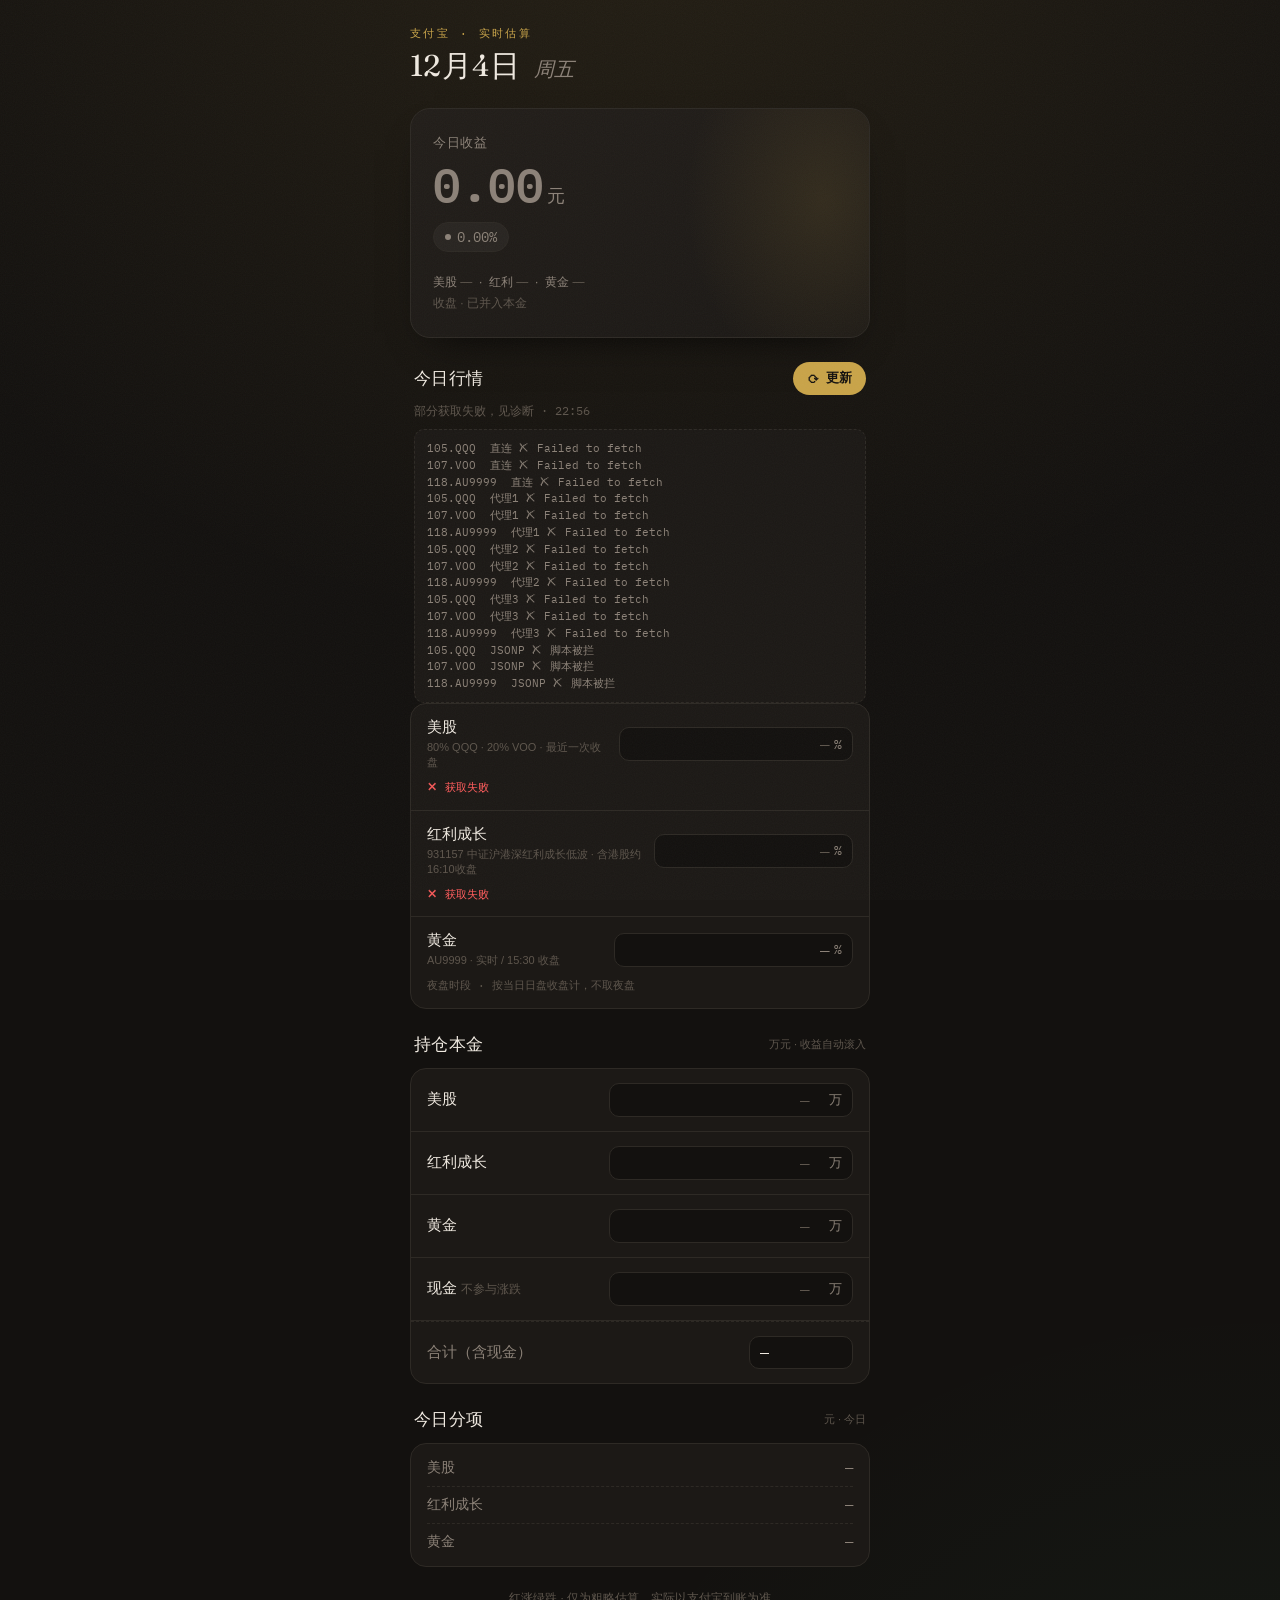
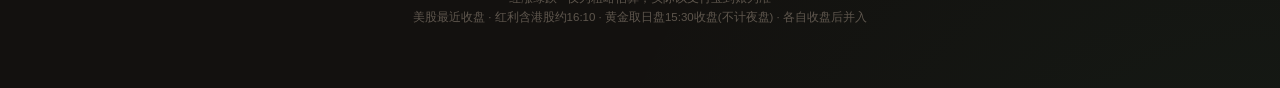
<file: index.html>
<!DOCTYPE html>
<html lang="zh-CN">
<head>
<meta charset="UTF-8">
<meta name="viewport" content="width=device-width, initial-scale=1.0, maximum-scale=1.0, user-scalable=no">
<title>今日收益估算</title>
<link rel="preconnect" href="https://fonts.googleapis.com">
<link rel="preconnect" href="https://fonts.gstatic.com" crossorigin>
<link href="https://fonts.googleapis.com/css2?family=Fraunces:ital,opsz,wght@0,9..144,400;1,9..144,500&family=IBM+Plex+Mono:wght@400;500;600&display=swap" rel="stylesheet">
<style>
  :root{
    --bg:#13110f; --panel:#1c1916; --panel-2:#221e1a; --line:#2e2a25;
    --ink:#efe9e0; --muted:#8c8278; --faint:#5e564d; --gold:#c9a449;
    --up:#ff5c5c; --down:#3fd08a;
    --cjk:"PingFang SC","Microsoft YaHei","Hiragino Sans GB",sans-serif;
  }
  *{box-sizing:border-box;margin:0;padding:0;-webkit-tap-highlight-color:transparent;}
  body{
    background:
      radial-gradient(120% 80% at 50% -10%, rgba(201,164,73,.10), transparent 60%),
      radial-gradient(100% 60% at 100% 110%, rgba(63,208,138,.05), transparent 55%),
      var(--bg);
    color:var(--ink); font-family:var(--cjk); min-height:100vh;
    padding:26px 18px 60px; -webkit-font-smoothing:antialiased;
  }
  .grain{position:fixed;inset:0;pointer-events:none;opacity:.035;z-index:99;
    background-image:url("data:image/svg+xml,%3Csvg xmlns='http://www.w3.org/2000/svg' width='120' height='120'%3E%3Cfilter id='n'%3E%3CfeTurbulence type='fractalNoise' baseFrequency='.9' numOctaves='2'/%3E%3C/filter%3E%3Crect width='100%25' height='100%25' filter='url(%23n)'/%3E%3C/svg%3E");}
  .wrap{max-width:460px;margin:0 auto;}
  .reveal{animation:rise .6s cubic-bezier(.2,.7,.3,1) both;}
  @keyframes rise{from{opacity:0;transform:translateY(10px);}to{opacity:1;transform:none;}}
  @keyframes spin{to{transform:rotate(360deg);}}

  .eyebrow{font-family:'IBM Plex Mono',monospace;font-size:11px;letter-spacing:.22em;
    text-transform:uppercase;color:var(--gold);margin-bottom:8px;}
  .date{font-family:'Fraunces',serif;font-size:30px;line-height:1.1;font-weight:400;letter-spacing:.01em;}
  .date .wd{color:var(--muted);font-style:italic;font-size:20px;margin-left:6px;}

  .hero{margin:26px 0 22px;padding:26px 22px 24px;border-radius:20px;
    background:linear-gradient(160deg,var(--panel-2),var(--panel));
    border:1px solid var(--line);box-shadow:0 18px 40px -24px #000;position:relative;overflow:hidden;}
  .hero::before{content:"";position:absolute;top:-40%;right:-20%;width:60%;height:160%;
    background:radial-gradient(closest-side,rgba(201,164,73,.12),transparent);}
  .hero .lab{font-size:12.5px;color:var(--muted);letter-spacing:.04em;}
  .amt{font-family:'IBM Plex Mono',monospace;font-weight:600;font-size:46px;line-height:1.05;
    margin:8px 0 2px;font-variant-numeric:tabular-nums;letter-spacing:-.01em;}
  .amt .unit{font-size:18px;color:var(--muted);font-weight:400;margin-left:4px;}
  .rate-badge{display:inline-flex;align-items:center;gap:6px;margin-top:12px;
    font-family:'IBM Plex Mono',monospace;font-size:14px;padding:5px 11px;border-radius:999px;
    background:rgba(255,255,255,.04);border:1px solid var(--line);font-variant-numeric:tabular-nums;}
  .rate-badge .dot{width:6px;height:6px;border-radius:50%;}
  .since{display:none;margin-top:14px;padding-top:13px;border-top:1px solid var(--line);
    font-size:12px;color:var(--muted);line-height:1.5;}
  .since.show{display:block;}
  .since .v{font-family:'IBM Plex Mono',monospace;font-variant-numeric:tabular-nums;}

  .up{color:var(--up);} .down{color:var(--down);} .flat{color:var(--muted);}
  .bg-up{background:var(--up);} .bg-down{background:var(--down);} .bg-flat{background:var(--muted);}

  .section-h{display:flex;align-items:center;justify-content:space-between;margin:24px 4px 12px;}
  .section-h h2{font-family:'Fraunces',serif;font-weight:400;font-size:17px;letter-spacing:.02em;}
  .section-h .hint{font-size:11px;color:var(--faint);}
  .fetch-btn{display:inline-flex;align-items:center;gap:6px;font-family:var(--cjk);font-size:12.5px;
    color:var(--bg);background:var(--gold);border:none;padding:8px 14px;border-radius:999px;font-weight:600;cursor:pointer;}
  .fetch-btn:active{filter:brightness(.92);}
  .fetch-btn:disabled{opacity:.55;}
  .fetch-btn.loading .ic{display:inline-block;animation:spin .8s linear infinite;}
  .fetch-status{font-size:11.5px;color:var(--faint);margin:-4px 4px 10px;min-height:14px;
    font-family:'IBM Plex Mono',monospace;}

  .card{background:var(--panel);border:1px solid var(--line);border-radius:16px;overflow:hidden;}
  .row{display:flex;flex-direction:column;padding:14px 16px;border-bottom:1px solid var(--line);}
  .row:last-child{border-bottom:none;}
  .row-main{display:flex;align-items:center;justify-content:space-between;gap:12px;}
  .row .name{font-size:15px;font-weight:500;}
  .row .sub{font-size:11px;color:var(--faint);margin-top:3px;}
  .field{display:flex;align-items:center;gap:4px;background:var(--bg);
    border:1px solid var(--line);border-radius:10px;padding:6px 10px;min-width:104px;transition:border-color .15s;}
  .field:focus-within{border-color:var(--gold);}
  .field input{width:100%;background:none;border:none;outline:none;color:var(--ink);
    font-family:'IBM Plex Mono',monospace;font-size:16px;text-align:right;font-variant-numeric:tabular-nums;}
  .field input::placeholder{color:var(--faint);}
  .field input[readonly]{color:var(--muted);}
  .field .suffix{font-family:'IBM Plex Mono',monospace;font-size:13px;color:var(--muted);flex:none;}
  .src{font-family:'IBM Plex Mono',monospace;font-size:11px;color:var(--faint);margin-top:9px;line-height:1.5;display:none;}
  .src.show{display:block;}
  .src .err{color:var(--up);}
  .diag{display:none;margin:10px 4px 0;padding:10px 12px;border:1px dashed var(--line);border-radius:10px;
    background:var(--panel);font-family:'IBM Plex Mono',monospace;font-size:10.5px;line-height:1.6;
    color:var(--muted);white-space:pre-wrap;word-break:break-all;}
  .diag.show{display:block;}

  .bd{padding:6px 16px;}
  .bd .l{display:flex;justify-content:space-between;align-items:center;padding:9px 0;
    border-bottom:1px dashed var(--line);font-size:13.5px;}
  .bd .l:last-child{border-bottom:none;}
  .bd .l .k{color:var(--muted);}
  .bd .l .v{font-family:'IBM Plex Mono',monospace;font-variant-numeric:tabular-nums;}

  .note{margin-top:22px;font-size:11.5px;line-height:1.7;color:var(--faint);text-align:center;}
</style>
</head>
<body>
<div class="grain"></div>
<div class="wrap">

  <header class="reveal">
    <div class="eyebrow">支付宝 · 实时估算</div>
    <div class="date" id="date"></div>
  </header>

  <section class="hero reveal">
    <div class="lab" id="heroLab">今日收益</div>
    <div class="amt" id="total">—<span class="unit">元</span></div>
    <div class="rate-badge" id="rateBadge"><span class="dot bg-flat"></span><span id="rate">—</span></div>
    <div class="since show" id="sub" style="color:var(--muted);border:none;padding-top:6px;line-height:1.7"></div>
  </section>

  <div class="section-h reveal">
    <h2>今日行情</h2>
    <button class="fetch-btn" id="fetchBtn"><span class="ic">⟳</span> 更新</button>
  </div>
  <div class="fetch-status reveal" id="fetchStatus"></div>
  <pre class="diag" id="diag"></pre>

  <div class="card reveal">
    <div class="row">
      <div class="row-main">
        <div><div class="name">美股</div><div class="sub">80% QQQ · 20% VOO · 最近一次收盘</div></div>
        <div class="field"><input id="rx" type="text" inputmode="decimal" readonly placeholder="—"><span class="suffix">%</span></div>
      </div>
      <div class="src" id="srcx"></div>
    </div>
    <div class="row">
      <div class="row-main">
        <div><div class="name">红利成长</div><div class="sub">931157 中证沪港深红利成长低波 · 含港股约16:10收盘</div></div>
        <div class="field"><input id="ry" type="text" inputmode="decimal" readonly placeholder="—"><span class="suffix">%</span></div>
      </div>
      <div class="src" id="srcy"></div>
    </div>
    <div class="row">
      <div class="row-main">
        <div><div class="name">黄金</div><div class="sub">AU9999 · 实时 / 15:30 收盘</div></div>
        <div class="field"><input id="rz" type="text" inputmode="decimal" readonly placeholder="—"><span class="suffix">%</span></div>
      </div>
      <div class="src" id="srcz"></div>
    </div>
  </div>

  <div class="section-h reveal">
    <h2>持仓本金</h2><span class="hint">万元 · 收益自动滚入</span>
  </div>
  <div class="card reveal">
    <div class="row"><div class="row-main"><div class="name">美股</div>
      <div class="field"><input id="vx" type="number" inputmode="decimal" step="0.01" placeholder="—"><span class="suffix">万</span></div></div></div>
    <div class="row"><div class="row-main"><div class="name">红利成长</div>
      <div class="field"><input id="vy" type="number" inputmode="decimal" step="0.01" placeholder="—"><span class="suffix">万</span></div></div></div>
    <div class="row"><div class="row-main"><div class="name">黄金</div>
      <div class="field"><input id="vz" type="number" inputmode="decimal" step="0.01" placeholder="—"><span class="suffix">万</span></div></div></div>
    <div class="row"><div class="row-main"><div class="name">现金 <span style="color:var(--faint);font-weight:400;font-size:11.5px">不参与涨跌</span></div>
      <div class="field"><input id="vc" type="number" inputmode="decimal" step="0.01" placeholder="—"><span class="suffix">万</span></div></div></div>
    <div class="row" style="border-top:1px dashed var(--line)"><div class="row-main"><div class="name" style="color:var(--muted)">合计（含现金）</div>
      <div class="field"><span id="vtot" style="font-family:'IBM Plex Mono',ui-monospace,monospace;font-size:15px">—</span></div></div></div>
  </div>

  <div class="section-h reveal">
    <h2>今日分项</h2><span class="hint">元 · 今日</span>
  </div>
  <div class="card bd reveal">
    <div class="l"><span class="k">美股</span><span class="v" id="bx">—</span></div>
    <div class="l"><span class="k">红利成长</span><span class="v" id="by">—</span></div>
    <div class="l"><span class="k">黄金</span><span class="v" id="bz">—</span></div>
  </div>

  <p class="note reveal">
    红涨绿跌 · 仅为粗略估算，实际以支付宝到账为准<br>
    美股最近收盘 · 红利含港股约16:10 · 黄金取日盘15:30收盘(不计夜盘) · 各自收盘后并入
  </p>

</div>

<script>
(function(){
  var $ = function(id){ return document.getElementById(id); };
  var rx=$('rx'), ry=$('ry'), rz=$('rz'), vx=$('vx'), vy=$('vy'), vz=$('vz');

  var FEEDS = {
    rx:{ vkey:'vx', parts:[{secid:'105.QQQ',w:0.8},{secid:'107.VOO',w:0.2}], mode:'prev'  },
    ry:{ vkey:'vy', parts:[{secid:'2.931157',w:1}], mode:'today' },
    rz:{ vkey:'vz', parts:[{secid:'118.AU9999',w:1}], mode:'today' }
  };
  var V2ROW = {vx:'rx', vy:'ry', vz:'rz'};

  function pad(n){ return String(n).padStart(2,'0'); }
  function fmt(n, dec){ if(dec===undefined) dec=2;
    return n.toLocaleString('zh-CN',{minimumFractionDigits:dec,maximumFractionDigits:dec}); }
  function signed(n){ return (n>0?'+':'')+fmt(n); }
  function cls(n){ return n>0?'up':(n<0?'down':'flat'); }
  function bgcls(n){ return n>0?'bg-up':(n<0?'bg-down':'bg-flat'); }
  function round2(n){ return Math.round(n*100)/100; }
  function dateStr(d){ return d.getFullYear()+'-'+pad(d.getMonth()+1)+'-'+pad(d.getDate()); }

  var d0=new Date();
  $('date').innerHTML=(d0.getMonth()+1)+'月'+d0.getDate()+'日 <span class="wd">'+
    ['周日','周一','周二','周三','周四','周五','周六'][d0.getDay()]+'</span>';

  /* 存储 */
  var BAL='bal_v2', APP='applied_v2', META='meta_v2';
  function loadJSON(k){ try{ return JSON.parse(localStorage.getItem(k)); }catch(e){ return null; } }
  function saveJSON(k,o){ try{ localStorage.setItem(k, JSON.stringify(o)); }catch(e){} }
  var bal = loadJSON(BAL) || {};
  var applied = loadJSON(APP) || {};
  ['rx','ry','rz'].forEach(function(k){ if(typeof applied[k]==='string') applied[k]={d:applied[k], p:null}; });
  var meta = loadJSON(META) || {lastSettle:null, lastResult:null};

  /* 结算核心 —— 美股走日K最近收盘，红利/黄金走实时报价；盘后(15:30)并入本金，每天一次 */
  function klineMap(klines){ var m={}; for(var i=0;i<klines.length;i++){ var p=klines[i].split(','); m[p[0]]=Number(p[8]); } return m; }
  function getUS(results){
    var parts=FEEDS.rx.parts;
    var datas=parts.map(function(p){ return results[p.secid]; });
    if(datas.some(function(x){ return !x; })) return null;
    var maps=datas.map(function(x){ return klineMap(x.klines); });
    var retMap={};
    Object.keys(maps[0]).forEach(function(d){
      var ok=true, r=0;
      for(var i=0;i<maps.length;i++){ if(maps[i][d]==null || !isFinite(maps[i][d])){ ok=false; break; } r+=parts[i].w*maps[i][d]; }
      if(ok) retMap[d]=r;
    });
    var dates=Object.keys(retMap).sort();
    var today=dateStr(new Date()), d=null;
    for(var i=0;i<dates.length;i++){ if(dates[i]<today && (d===null||dates[i]>d)) d=dates[i]; }   // 最近一个已收盘交易日
    if(!d) return null;
    return { pct:retMap[d], date:d, items:parts.map(function(p,i){ return {name:datas[i].name, pct:maps[i][d], w:p.w, date:d}; }) };
  }
  // us: getUS 结果或 null；live: {secid:{name,pct}|null}；nowMin: 当前分钟；goldKPct: 黄金日K当天涨跌幅(或null)
  function compute(us, live, principal, applied, today, nowMin, goldKPct){
    var nightGuard = (nowMin>=1200 || nowMin<150);   // 20:00–次日02:30 黄金夜盘 → 实时报价是下一交易日，不能用
    var goldPct = (goldKPct!=null) ? goldKPct                                   // 优先：日K当天(干净的日盘15:30收盘)
                : (nightGuard ? null : (live['118.AU9999']?live['118.AU9999'].pct:null)); // 日K还没出且非夜盘 → 用实时顶一下
    var rows={
      rx:{ vkey:'vx', pct: us?us.pct:null,                                                              key: us?us.date:null, gate:true },          // 美股最近收盘，随时最终
      ry:{ vkey:'vy', pct: live['2.931157']?live['2.931157'].pct:null,                                  key:today, gate:nowMin>=970 }, // 红利成长(含港股) → 16:10 港股收市竞价后
      rz:{ vkey:'vz', pct: goldPct,                                                                     key:today, gate:nowMin>=930 }  // 黄金 15:30 日盘收盘
    };
    var out={ bal:Object.assign({},principal), applied:Object.assign({},applied),
              perPct:{}, perProfit:{}, total:0, banked:false };
    ['rx','ry','rz'].forEach(function(rk){
      var r=rows[rk]; out.perPct[rk]=r.pct;
      if(r.pct==null){ out.perProfit[rk]=null; return; }
      var P=out.bal[r.vkey];
      if(P==null){ out.perProfit[rk]=0; return; }
      var ap=out.applied[rk];
      if(ap && ap.d===r.key){                       // 当天已并入
        out.perProfit[rk]= (ap.p!=null) ? ap.p : round2(P*10000*(r.pct/100));  // 已知用记账值；迁移未知则按现价估，不重复并入
      }else if(r.gate){                             // 已收盘(或美股最近收盘) → 现在并入本金
        var profit=round2(P*10000*(r.pct/100));
        out.bal[r.vkey]=round2(P+profit/10000);
        out.applied[rk]={d:r.key, p:profit};
        out.perProfit[rk]=profit; out.banked=true;
      }else{                                        // 盘中未收盘 → 实时估算，不动本金
        out.perProfit[rk]=round2(P*10000*(r.pct/100));
      }
      out.total+=out.perProfit[rk]||0;
    });
    out.total=round2(out.total);
    return out;
  }

  /* 抓日K（直连 → 代理 → JSONP） */
  var UT='fa5fd1943c7b386f172d6893dbfba10b';
  var PROXIES = [
    function(u){ return 'https://api.allorigins.win/raw?url='+encodeURIComponent(u); },
    function(u){ return 'https://corsproxy.io/?url='+encodeURIComponent(u); },
    function(u){ return 'https://api.codetabs.com/v1/proxy?quest='+encodeURIComponent(u); }
  ];
  function buildUrl(secid){
    return 'https://push2his.eastmoney.com/api/qt/stock/kline/get?ut='+UT+
      '&fields1=f1,f2,f3,f4,f5,f6&fields2=f51,f52,f53,f54,f55,f56,f57,f58,f59,f60,f61'+
      '&klt=101&fqt=0&end=20500101&lmt=60&secid='+secid;
  }
  function parseK(obj){
    if(!obj || !obj.data || !obj.data.klines || !obj.data.klines.length) throw new Error('no kline');
    return { name:obj.data.name, klines:obj.data.klines };
  }
  function jsonp(url){
    return new Promise(function(resolve,reject){
      var cb='jp_'+Math.random().toString(36).slice(2);
      var s=document.createElement('script');
      var t=setTimeout(function(){ cleanup(); reject(new Error('超时')); },5000);
      function cleanup(){ try{ delete window[cb]; }catch(e){ window[cb]=undefined; } s.remove(); clearTimeout(t); }
      window[cb]=function(data){ cleanup(); resolve(data); };
      s.onerror=function(){ cleanup(); reject(new Error('脚本被拦')); };
      s.src=url+'&cb='+cb;
      document.body.appendChild(s);
    });
  }
  async function fetchK(secid, log){
    var url=buildUrl(secid);
    try{ var r0=await fetch(url,{cache:'no-store'}); var o0=await r0.json(); log(secid+'  直连 ✓'); return parseK(o0); }
    catch(e){ log(secid+'  直连 ✗ '+e.message); }
    for(var i=0;i<PROXIES.length;i++){
      try{ var r=await fetch(PROXIES[i](url),{cache:'no-store'}); var obj=JSON.parse(await r.text());
        log(secid+'  代理'+(i+1)+' ✓'); return parseK(obj); }
      catch(e){ log(secid+'  代理'+(i+1)+' ✗ '+e.message); }
    }
    try{ var oj=await jsonp(url); log(secid+'  JSONP ✓'); return parseK(oj); }
    catch(e){ log(secid+'  JSONP ✗ '+e.message); }
    throw new Error('all failed '+secid);
  }

  function buildLiveUrl(secid){ return 'https://push2.eastmoney.com/api/qt/stock/get?ut='+UT+'&fltt=2&invt=2&fields=f43,f58,f170,f169&secid='+secid; }
  function parseLive(obj){ if(!obj||!obj.data) throw new Error('no live'); var p=Number(obj.data.f170); if(!isFinite(p)) throw new Error('bad live'); return {name:obj.data.f58, pct:p}; }
  async function fetchLive(secid, log){
    var url=buildLiveUrl(secid);
    try{ var r0=await fetch(url,{cache:'no-store'}); var o=await r0.json(); var v=parseLive(o); if(log)log(secid+'  实时直连 ✓'); return v; }catch(e){}
    for(var i=0;i<PROXIES.length;i++){ try{ var r=await fetch(PROXIES[i](url),{cache:'no-store'}); return parseLive(JSON.parse(await r.text())); }catch(e){} }
    try{ return parseLive(await jsonp(url)); }catch(e){}
    throw new Error('live fail '+secid);
  }

  function showSrc(key, items){
    var el=$('src'+key.slice(1)); el.classList.add('show'); el.classList.remove('err');
    el.innerHTML=items.map(function(it){
      var c=cls(it.pct);
      var dd = it.tag ? ' <span style="color:var(--faint)">'+it.tag+'</span>' : (it.date ? ' <span style="color:var(--faint)">'+it.date.slice(5)+'</span>' : '');
      var wtxt = items.length>1 ? ' <span style="color:var(--faint)">×'+Math.round(it.w*100)+'</span>' : '';
      return it.name+dd+' <span class="'+c+'">'+(it.pct>0?'+':'')+fmt(it.pct)+'%</span>'+wtxt;
    }).join(' &nbsp;·&nbsp; ');
  }
  function showErr(key, msg){
    var el=$('src'+key.slice(1)); el.classList.add('show');
    el.innerHTML='<span class="err">✕ '+(msg||'获取失败')+'</span>';
  }

  function renderHero(out, allFinal){
    var sumBal=0; ['vx','vy','vz'].forEach(function(v){ if(bal[v]!=null) sumBal+=bal[v]; });
    var t=out.total||0;
    var hero=$('total'); hero.className='amt '+cls(t); hero.innerHTML=signed(t)+'<span class="unit">元</span>';
    var rate= sumBal>0 ? t/(sumBal*100) : 0;
    $('rate').textContent=(rate>0?'+':'')+fmt(rate)+'%';
    $('rateBadge').querySelector('span:last-child').className=cls(rate);
    $('rateBadge').querySelector('.dot').className='dot '+bgcls(rate);
    function setb(id,v){ var e=$(id); if(v==null){ e.textContent='—'; e.className='v flat'; return; } e.textContent=signed(v); e.className='v '+cls(v); }
    var bk=out.perProfit||{}; setb('bx',bk.rx); setb('by',bk.ry); setb('bz',bk.rz);
    function seg(nm,p){ if(p==null) return nm+' <span style="color:var(--faint)">—</span>'; return nm+' <span class="'+cls(p)+'">'+(p>0?'+':'')+fmt(p)+'%</span>'; }
    var pp=out.perPct||{};
    var line1=seg('美股',pp.rx)+' &nbsp;·&nbsp; '+seg('红利',pp.ry)+' &nbsp;·&nbsp; '+seg('黄金',pp.rz);
    var status= allFinal ? '收盘 · 已并入本金' : '盘中估算 · 收盘后并入（红利含港股，约16:10）';
    $('sub').innerHTML = line1 + '<br><span style="color:var(--faint)">'+status+'</span>';
    updTotals();
  }
  function updTotals(){
    var inv=0; ['vx','vy','vz'].forEach(function(v){ if(bal[v]!=null) inv+=bal[v]; });
    var tot=inv+(bal.vc||0);
    var e=$('vtot'); if(e) e.textContent = tot ? (tot.toFixed(2)+' 万') : '—';
  }

  var busy=false;
  function mkLog(){ var lines=[], el=$('diag');
    return function(m){ lines.push(m); el.textContent=lines.join('\n'); el.classList.add('show'); }; }
  async function autoFetch(){
    if(busy) return; busy=true;
    var btn=$('fetchBtn'); btn.classList.add('loading'); btn.disabled=true;
    $('fetchStatus').textContent='正在获取…';
    var log=mkLog();
    var today=dateStr(new Date());
    var now=new Date(); var nowMin=now.getHours()*60+now.getMinutes();
    var goldClosed=nowMin>=930;      // 15:30 黄金
    var hkClosed=nowMin>=970;        // 16:10 港股收市竞价后 → 红利全收盘
    var allFinal=hkClosed;           // 三块都定盘

    var klineIds=['105.QQQ','107.VOO','118.AU9999'];
    var liveIds=['2.931157','118.AU9999'];
    var kres={}, live={};
    await Promise.all([
      Promise.all(klineIds.map(async function(sid){ try{ kres[sid]=await fetchK(sid, log); }catch(e){ kres[sid]=null; } })),
      Promise.all(liveIds.map(async function(sid){ try{ live[sid]=await fetchLive(sid, log); }catch(e){ live[sid]=null; } }))
    ]);
    var us=getUS(kres);
    var goldKPct=null;
    if(kres['118.AU9999']){ var gm=klineMap(kres['118.AU9999'].klines); if(gm[today]!=null && isFinite(gm[today])) goldKPct=gm[today]; }

    var out=compute(us, live, bal, applied, today, nowMin, goldKPct);
    bal=out.bal; applied=out.applied; saveJSON(BAL,bal); saveJSON(APP,applied);

    /* 今日行情 */
    if(us){ $('rx').value=fmt(us.pct); showSrc('rx', us.items); } else { showErr('rx'); }
    var tagRy = hkClosed?'收盘':'盘中';
    if(live['2.931157']){
      $('ry').value=fmt(out.perPct.ry);
      showSrc('ry',[{name:live['2.931157'].name,pct:live['2.931157'].pct,w:1,tag:tagRy}]);
    } else { showErr('ry'); }
    if(out.perPct.rz!=null){
      $('rz').value=fmt(out.perPct.rz);
      var goldName=(live['118.AU9999']&&live['118.AU9999'].name)||'黄金9999';
      var goldTag=(goldKPct!=null)?'日盘收盘':(goldClosed?'收盘':'盘中');
      showSrc('rz',[{name:goldName,pct:out.perPct.rz,w:1,tag:goldTag}]);
    } else {
      var rz=$('srcz'); rz.classList.add('show'); rz.classList.remove('err');
      rz.innerHTML='<span style="color:var(--faint)">夜盘时段 · 按当日日盘收盘计，不取夜盘</span>'; $('rz').value='—';
    }

    ['vx','vy','vz'].forEach(function(v){ if(bal[v]!=null) $(v).value=bal[v].toFixed(2); });

    renderHero(out, allFinal);
    meta.lastResult={ total:out.total, perProfit:out.perProfit, perPct:out.perPct, postClose:allFinal };
    saveJSON(META, meta);

    var anyFail = !us || !live['2.931157'] || !live['118.AU9999'];
    var tm=pad(now.getHours())+':'+pad(now.getMinutes());
    $('fetchStatus').textContent=(anyFail?'部分获取失败，见诊断':(allFinal?'已更新 · 收盘并入本金':'已更新 · 盘中估算'))+' · '+tm;

    btn.classList.remove('loading'); btn.disabled=false; busy=false;
  }

  /* 手动改本金 = 重设该行基准（下次更新只补最新一天） */
  [vx,vy,vz].forEach(function(el){
    el.addEventListener('input', function(){
      var x=parseFloat(el.value);
      bal[el.id]= isNaN(x) ? null : x;
      applied[V2ROW[el.id]]=null;
      saveJSON(BAL,bal); saveJSON(APP,applied); updTotals();
    });
  });
  $('vc').addEventListener('input', function(){
    var x=parseFloat($('vc').value);
    bal.vc = isNaN(x) ? null : x;
    saveJSON(BAL,bal); updTotals();
  });
  $('fetchBtn').addEventListener('click', autoFetch);

  /* 初始化 */
  ['vx','vy','vz','vc'].forEach(function(v){ if(bal[v]!=null) $(v).value=bal[v].toFixed(2); });
  updTotals();
  if(meta.lastResult) renderHero({ total:meta.lastResult.total, perProfit:meta.lastResult.perProfit||{}, perPct:meta.lastResult.perPct||{} }, meta.lastResult.postClose);
  autoFetch();   // 打开即自动获取（盘后并入本金，幂等）
})();
</script>
</body>
</html>
</file>
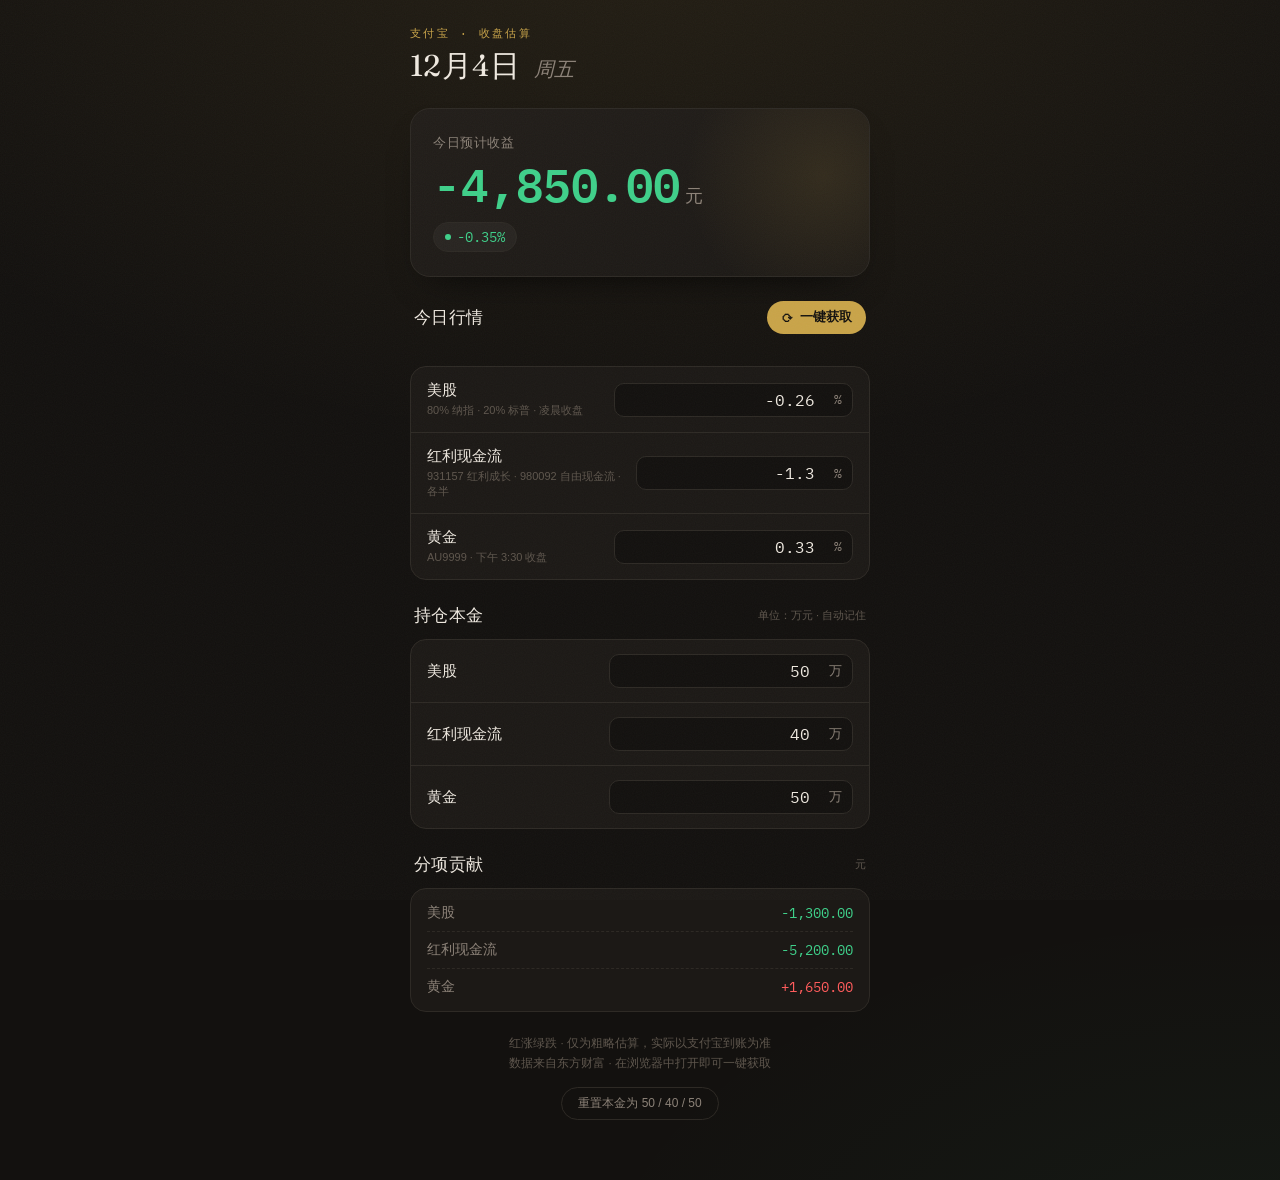
<file: daily return.html>
<!DOCTYPE html>
<html lang="zh-CN">
<head>
<meta charset="UTF-8">
<meta name="viewport" content="width=device-width, initial-scale=1.0, maximum-scale=1.0, user-scalable=no">
<title>今日收益估算</title>
<link rel="preconnect" href="https://fonts.googleapis.com">
<link rel="preconnect" href="https://fonts.gstatic.com" crossorigin>
<link href="https://fonts.googleapis.com/css2?family=Fraunces:ital,opsz,wght@0,9..144,400;1,9..144,500&family=IBM+Plex+Mono:wght@400;500;600&display=swap" rel="stylesheet">
<style>
  :root{
    --bg:#13110f; --panel:#1c1916; --panel-2:#221e1a; --line:#2e2a25;
    --ink:#efe9e0; --muted:#8c8278; --faint:#5e564d; --gold:#c9a449;
    --up:#ff5c5c; --down:#3fd08a;
    --cjk:"PingFang SC","Microsoft YaHei","Hiragino Sans GB",sans-serif;
  }
  *{box-sizing:border-box;margin:0;padding:0;-webkit-tap-highlight-color:transparent;}
  body{
    background:
      radial-gradient(120% 80% at 50% -10%, rgba(201,164,73,.10), transparent 60%),
      radial-gradient(100% 60% at 100% 110%, rgba(63,208,138,.05), transparent 55%),
      var(--bg);
    color:var(--ink); font-family:var(--cjk); min-height:100vh;
    padding:26px 18px 60px; -webkit-font-smoothing:antialiased;
  }
  .grain{position:fixed;inset:0;pointer-events:none;opacity:.035;z-index:99;
    background-image:url("data:image/svg+xml,%3Csvg xmlns='http://www.w3.org/2000/svg' width='120' height='120'%3E%3Cfilter id='n'%3E%3CfeTurbulence type='fractalNoise' baseFrequency='.9' numOctaves='2'/%3E%3C/filter%3E%3Crect width='100%25' height='100%25' filter='url(%23n)'/%3E%3C/svg%3E");}
  .wrap{max-width:460px;margin:0 auto;}
  .reveal{animation:rise .6s cubic-bezier(.2,.7,.3,1) both;}
  @keyframes rise{from{opacity:0;transform:translateY(10px);}to{opacity:1;transform:none;}}
  @keyframes spin{to{transform:rotate(360deg);}}

  .eyebrow{font-family:'IBM Plex Mono',monospace;font-size:11px;letter-spacing:.22em;
    text-transform:uppercase;color:var(--gold);margin-bottom:8px;}
  .date{font-family:'Fraunces',serif;font-size:30px;line-height:1.1;font-weight:400;letter-spacing:.01em;}
  .date .wd{color:var(--muted);font-style:italic;font-size:20px;margin-left:6px;}

  .hero{margin:26px 0 22px;padding:26px 22px 24px;border-radius:20px;
    background:linear-gradient(160deg,var(--panel-2),var(--panel));
    border:1px solid var(--line);box-shadow:0 18px 40px -24px #000;position:relative;overflow:hidden;}
  .hero::before{content:"";position:absolute;top:-40%;right:-20%;width:60%;height:160%;
    background:radial-gradient(closest-side,rgba(201,164,73,.12),transparent);}
  .hero .lab{font-size:12.5px;color:var(--muted);letter-spacing:.04em;}
  .amt{font-family:'IBM Plex Mono',monospace;font-weight:600;font-size:46px;line-height:1.05;
    margin:8px 0 2px;font-variant-numeric:tabular-nums;letter-spacing:-.01em;}
  .amt .unit{font-size:18px;color:var(--muted);font-weight:400;margin-left:4px;}
  .rate-badge{display:inline-flex;align-items:center;gap:6px;margin-top:12px;
    font-family:'IBM Plex Mono',monospace;font-size:14px;padding:5px 11px;border-radius:999px;
    background:rgba(255,255,255,.04);border:1px solid var(--line);font-variant-numeric:tabular-nums;}
  .rate-badge .dot{width:6px;height:6px;border-radius:50%;}

  .up{color:var(--up);} .down{color:var(--down);} .flat{color:var(--muted);}
  .bg-up{background:var(--up);} .bg-down{background:var(--down);} .bg-flat{background:var(--muted);}

  .section-h{display:flex;align-items:center;justify-content:space-between;margin:24px 4px 12px;}
  .section-h h2{font-family:'Fraunces',serif;font-weight:400;font-size:17px;letter-spacing:.02em;}
  .section-h .hint{font-size:11px;color:var(--faint);}
  .fetch-btn{display:inline-flex;align-items:center;gap:6px;font-family:var(--cjk);font-size:12.5px;
    color:var(--bg);background:var(--gold);border:none;padding:8px 14px;border-radius:999px;font-weight:600;cursor:pointer;}
  .fetch-btn:active{filter:brightness(.92);}
  .fetch-btn:disabled{opacity:.55;}
  .fetch-btn.loading .ic{display:inline-block;animation:spin .8s linear infinite;}
  .fetch-status{font-size:11.5px;color:var(--faint);margin:-4px 4px 10px;min-height:14px;
    font-family:'IBM Plex Mono',monospace;}

  .card{background:var(--panel);border:1px solid var(--line);border-radius:16px;overflow:hidden;}
  .row{display:flex;flex-direction:column;padding:14px 16px;border-bottom:1px solid var(--line);}
  .row:last-child{border-bottom:none;}
  .row-main{display:flex;align-items:center;justify-content:space-between;gap:12px;}
  .row .name{font-size:15px;font-weight:500;}
  .row .sub{font-size:11px;color:var(--faint);margin-top:3px;}
  .field{display:flex;align-items:center;gap:4px;background:var(--bg);
    border:1px solid var(--line);border-radius:10px;padding:6px 10px;min-width:104px;transition:border-color .15s;}
  .field:focus-within{border-color:var(--gold);}
  .field input{width:100%;background:none;border:none;outline:none;color:var(--ink);
    font-family:'IBM Plex Mono',monospace;font-size:16px;text-align:right;font-variant-numeric:tabular-nums;}
  .field .suffix{font-family:'IBM Plex Mono',monospace;font-size:13px;color:var(--muted);flex:none;}
  .src{font-family:'IBM Plex Mono',monospace;font-size:11px;color:var(--faint);margin-top:9px;line-height:1.5;display:none;}
  .src.show{display:block;}
  .src .err{color:var(--up);}
  .diag{display:none;margin:10px 4px 0;padding:10px 12px;border:1px dashed var(--line);border-radius:10px;
    background:var(--panel);font-family:'IBM Plex Mono',monospace;font-size:10.5px;line-height:1.6;
    color:var(--muted);white-space:pre-wrap;word-break:break-all;}
  .diag.show{display:block;}

  .bd{padding:6px 16px;}
  .bd .l{display:flex;justify-content:space-between;align-items:center;padding:9px 0;
    border-bottom:1px dashed var(--line);font-size:13.5px;}
  .bd .l:last-child{border-bottom:none;}
  .bd .l .k{color:var(--muted);}
  .bd .l .v{font-family:'IBM Plex Mono',monospace;font-variant-numeric:tabular-nums;}

  .note{margin-top:22px;font-size:11.5px;line-height:1.7;color:var(--faint);text-align:center;}
  .reset{display:block;margin:14px auto 0;background:none;border:1px solid var(--line);
    color:var(--muted);font-family:var(--cjk);font-size:12px;padding:7px 16px;border-radius:999px;cursor:pointer;}
  .reset:active{background:var(--panel);}
</style>
</head>
<body>
<div class="grain"></div>
<div class="wrap">

  <header class="reveal">
    <div class="eyebrow">支付宝 · 收盘估算</div>
    <div class="date" id="date"></div>
  </header>

  <section class="hero reveal">
    <div class="lab">今日预计收益</div>
    <div class="amt" id="total">—<span class="unit">元</span></div>
    <div class="rate-badge" id="rateBadge"><span class="dot bg-flat"></span><span id="rate">—</span></div>
  </section>

  <div class="section-h reveal">
    <h2>今日行情</h2>
    <button class="fetch-btn" id="fetchBtn"><span class="ic">⟳</span> 一键获取</button>
  </div>
  <div class="fetch-status reveal" id="fetchStatus"></div>
  <pre class="diag" id="diag"></pre>

  <div class="card reveal">
    <div class="row">
      <div class="row-main">
        <div><div class="name">美股</div><div class="sub">80% 纳指 · 20% 标普 · 凌晨收盘</div></div>
        <div class="field"><input id="rx" type="number" inputmode="decimal" step="0.01"><span class="suffix">%</span></div>
      </div>
      <div class="src" id="srcx"></div>
    </div>
    <div class="row">
      <div class="row-main">
        <div><div class="name">红利现金流</div><div class="sub">931157 红利成长 · 980092 自由现金流 · 各半</div></div>
        <div class="field"><input id="ry" type="number" inputmode="decimal" step="0.01"><span class="suffix">%</span></div>
      </div>
      <div class="src" id="srcy"></div>
    </div>
    <div class="row">
      <div class="row-main">
        <div><div class="name">黄金</div><div class="sub">AU9999 · 下午 3:30 收盘</div></div>
        <div class="field"><input id="rz" type="number" inputmode="decimal" step="0.01"><span class="suffix">%</span></div>
      </div>
      <div class="src" id="srcz"></div>
    </div>
  </div>

  <div class="section-h reveal">
    <h2>持仓本金</h2><span class="hint">单位：万元 · 自动记住</span>
  </div>
  <div class="card reveal">
    <div class="row"><div class="row-main"><div class="name">美股</div>
      <div class="field"><input id="vx" type="number" inputmode="decimal" step="0.1"><span class="suffix">万</span></div></div></div>
    <div class="row"><div class="row-main"><div class="name">红利现金流</div>
      <div class="field"><input id="vy" type="number" inputmode="decimal" step="0.1"><span class="suffix">万</span></div></div></div>
    <div class="row"><div class="row-main"><div class="name">黄金</div>
      <div class="field"><input id="vz" type="number" inputmode="decimal" step="0.1"><span class="suffix">万</span></div></div></div>
  </div>

  <div class="section-h reveal">
    <h2>分项贡献</h2><span class="hint">元</span>
  </div>
  <div class="card bd reveal">
    <div class="l"><span class="k">美股</span><span class="v" id="bx">—</span></div>
    <div class="l"><span class="k">红利现金流</span><span class="v" id="by">—</span></div>
    <div class="l"><span class="k">黄金</span><span class="v" id="bz">—</span></div>
  </div>

  <p class="note reveal">
    红涨绿跌 · 仅为粗略估算，实际以支付宝到账为准<br>
    数据来自东方财富 · 在浏览器中打开即可一键获取
  </p>
  <button class="reset reveal" id="reset">重置本金为 50 / 40 / 50</button>

</div>

<script>
(function(){
  var $ = function(id){ return document.getElementById(id); };
  var rx=$('rx'), ry=$('ry'), rz=$('rz'), vx=$('vx'), vy=$('vy'), vz=$('vz');
  var DEFAULTS = { vx:50, vy:40, vz:50, rx:-0.26, ry:-1.3, rz:0.33 };

  /* ---------- 工具函数 ---------- */
  function fmt(n, dec){ if(dec===undefined) dec=2;
    return n.toLocaleString('zh-CN',{minimumFractionDigits:dec,maximumFractionDigits:dec}); }
  function signed(n){ return (n>0?'+':'')+fmt(n); }
  function cls(n){ return n>0?'up':(n<0?'down':'flat'); }
  function bgcls(n){ return n>0?'bg-up':(n<0?'bg-down':'bg-flat'); }
  function num(el){ var v=parseFloat(el.value); return isNaN(v)?0:v; }
  function round2(n){ return Math.round(n*100)/100; }

  /* ---------- 日期 ---------- */
  var d=new Date();
  var wd=['周日','周一','周二','周三','周四','周五','周六'][d.getDay()];
  $('date').innerHTML=(d.getMonth()+1)+'月'+d.getDate()+'日 <span class="wd">'+wd+'</span>';

  /* ---------- 计算 ---------- */
  function compute(){
    var px=num(vx)*num(rx)*100, py=num(vy)*num(ry)*100, pz=num(vz)*num(rz)*100;
    var total=px+py+pz, sumV=num(vx)+num(vy)+num(vz);
    var rate=sumV>0 ? total/(sumV*100) : 0;
    var tEl=$('total'); tEl.className='amt '+cls(total);
    tEl.innerHTML=signed(total)+'<span class="unit">元</span>';
    $('rate').textContent=(rate>0?'+':'')+fmt(rate)+'%';
    var badge=$('rateBadge');
    badge.querySelector('span:last-child').className=cls(rate);
    badge.querySelector('.dot').className='dot '+bgcls(rate);
    function set(id,v){ var e=$(id); e.textContent=signed(v); e.className='v '+cls(v); }
    set('bx',px); set('by',py); set('bz',pz);
  }

  /* ---------- 行情数据源（东方财富 secid，已核实） ----------
     2.931157 中证沪港深红利成长低波动 · 0.980092 国证自由现金流
     100.NDX 纳斯达克 · 100.SPX 标普500 · 118.AU9999 黄金9999
     若某行抓到的名字不对，改这里对应 secid 即可 */
  var FEEDS = {
    rx: [ {secid:'100.NDX', w:0.8}, {secid:'100.SPX', w:0.2} ],
    ry: [ {secid:'2.931157', w:0.5}, {secid:'0.980092', w:0.5} ],
    rz: [ {secid:'118.AU9999', w:1} ]
  };
  var UT='fa5fd1943c7b386f172d6893dbfba10b';
  function buildUrl(secid){
    return 'https://push2.eastmoney.com/api/qt/stock/get?ut='+UT+
           '&fltt=2&invt=2&fields=f43,f58,f170,f169&secid='+secid;
  }
  function parseQ(obj){
    if(!obj || !obj.data) throw new Error('no data');
    var pct=Number(obj.data.f170);
    if(!isFinite(pct)) throw new Error('bad pct');
    return { name:obj.data.f58, pct:pct };
  }
  var PROXIES = [
    function(u){ return 'https://api.allorigins.win/raw?url='+encodeURIComponent(u); },
    function(u){ return 'https://corsproxy.io/?url='+encodeURIComponent(u); },
    function(u){ return 'https://api.codetabs.com/v1/proxy?quest='+encodeURIComponent(u); }
  ];
  function jsonp(url){
    return new Promise(function(resolve,reject){
      var cb='jp_'+Math.random().toString(36).slice(2);
      var s=document.createElement('script');
      var t=setTimeout(function(){ cleanup(); reject(new Error('超时')); },4000);
      function cleanup(){ try{ delete window[cb]; }catch(e){ window[cb]=undefined; } s.remove(); clearTimeout(t); }
      window[cb]=function(data){ cleanup(); resolve(data); };
      s.onerror=function(){ cleanup(); reject(new Error('脚本被拦')); };
      s.src=url+'&cb='+cb;
      document.body.appendChild(s);
    });
  }
  async function fetchOne(secid, log){
    var url=buildUrl(secid);
    try{ var r0=await fetch(url,{cache:'no-store'}); var o0=await r0.json(); log(secid+'  直连 ✓'); return parseQ(o0); }
    catch(e){ log(secid+'  直连 ✗ '+e.message); }
    for(var i=0;i<PROXIES.length;i++){
      try{
        var r=await fetch(PROXIES[i](url),{cache:'no-store'});
        var txt=await r.text();
        var obj=JSON.parse(txt);
        log(secid+'  代理'+(i+1)+' ✓'); return parseQ(obj);
      }catch(e){ log(secid+'  代理'+(i+1)+' ✗ '+e.message); }
    }
    try{ var oj=await jsonp(url); log(secid+'  JSONP ✓'); return parseQ(oj); }
    catch(e){ log(secid+'  JSONP ✗ '+e.message); }
    throw new Error('all failed '+secid);
  }

  function showSrc(key, items){
    var el=$('src'+key.slice(1)); el.classList.add('show'); el.classList.remove('err');
    el.innerHTML=items.map(function(it){
      var c=cls(it.pct);
      var wtxt = items.length>1 ? ' <span style="color:var(--faint)">×'+Math.round(it.w*100)+'</span>' : '';
      return it.name+' <span class="'+c+'">'+(it.pct>0?'+':'')+fmt(it.pct)+'%</span>'+wtxt;
    }).join(' &nbsp;·&nbsp; ');
  }
  function showErr(key, msg){
    var el=$('src'+key.slice(1)); el.classList.add('show');
    el.innerHTML='<span class="err">✕ '+(msg||'获取失败，请手填')+'</span>';
  }

  var busy=false;
  function mkLog(){
    var lines=[]; var el=$('diag');
    return function(m){ lines.push(m); el.textContent=lines.join('\n'); el.classList.add('show'); };
  }
  async function autoFetch(){
    if(busy) return; busy=true;
    var btn=$('fetchBtn'); btn.classList.add('loading'); btn.disabled=true;
    $('fetchStatus').textContent='正在获取行情…';
    var log=mkLog();
    var okAll=true;
    for(var i=0;i<3;i++){
      var key=['rx','ry','rz'][i];
      var parts=FEEDS[key];
      try{
        var res=await Promise.all(parts.map(function(p){ return fetchOne(p.secid, log); }));
        var items=res.map(function(r,j){ return {name:r.name, pct:r.pct, w:parts[j].w}; });
        $(key).value=round2(items.reduce(function(s,it){ return s+it.pct*it.w; },0));
        showSrc(key,items);
      }catch(e){ okAll=false; showErr(key); }
    }
    compute();
    var t=new Date();
    var hh=String(t.getHours()).padStart(2,'0'), mm=String(t.getMinutes()).padStart(2,'0');
    $('fetchStatus').textContent=(okAll?'已更新':'部分/全部失败，见下方诊断')+' · '+hh+':'+mm;
    btn.classList.remove('loading'); btn.disabled=false; busy=false;
  }

  /* ---------- 本金本地持久化 ---------- */
  var KEY='alipay_balances_v1';
  function lsGet(){ try{ return JSON.parse(localStorage.getItem(KEY)); }catch(e){ return null; } }
  function lsSet(o){ try{ localStorage.setItem(KEY, JSON.stringify(o)); }catch(e){} }
  async function loadBalances(){
    var saved=null;
    if(window.storage){ try{ var r=await window.storage.get(KEY,false); if(r&&r.value) saved=JSON.parse(r.value); }catch(e){} }
    if(!saved) saved=lsGet();
    vx.value = saved&&saved.vx!=null ? saved.vx : DEFAULTS.vx;
    vy.value = saved&&saved.vy!=null ? saved.vy : DEFAULTS.vy;
    vz.value = saved&&saved.vz!=null ? saved.vz : DEFAULTS.vz;
  }
  async function saveBalances(){
    var o={vx:num(vx),vy:num(vy),vz:num(vz)};
    lsSet(o);
    if(window.storage){ try{ await window.storage.set(KEY, JSON.stringify(o), false); }catch(e){} }
  }

  /* ---------- 初始化 ---------- */
  rx.value=DEFAULTS.rx; ry.value=DEFAULTS.ry; rz.value=DEFAULTS.rz;
  [rx,ry,rz].forEach(function(el){ el.addEventListener('input',compute); });
  [vx,vy,vz].forEach(function(el){ el.addEventListener('input',function(){ compute(); saveBalances(); }); });
  $('fetchBtn').addEventListener('click',autoFetch);
  $('reset').addEventListener('click',function(){
    vx.value=DEFAULTS.vx; vy.value=DEFAULTS.vy; vz.value=DEFAULTS.vz; compute(); saveBalances();
  });

  vx.value=DEFAULTS.vx; vy.value=DEFAULTS.vy; vz.value=DEFAULTS.vz;
  compute();
  loadBalances().then(compute).catch(function(){ compute(); });
})();
</script>
</body>
</html>
</file>
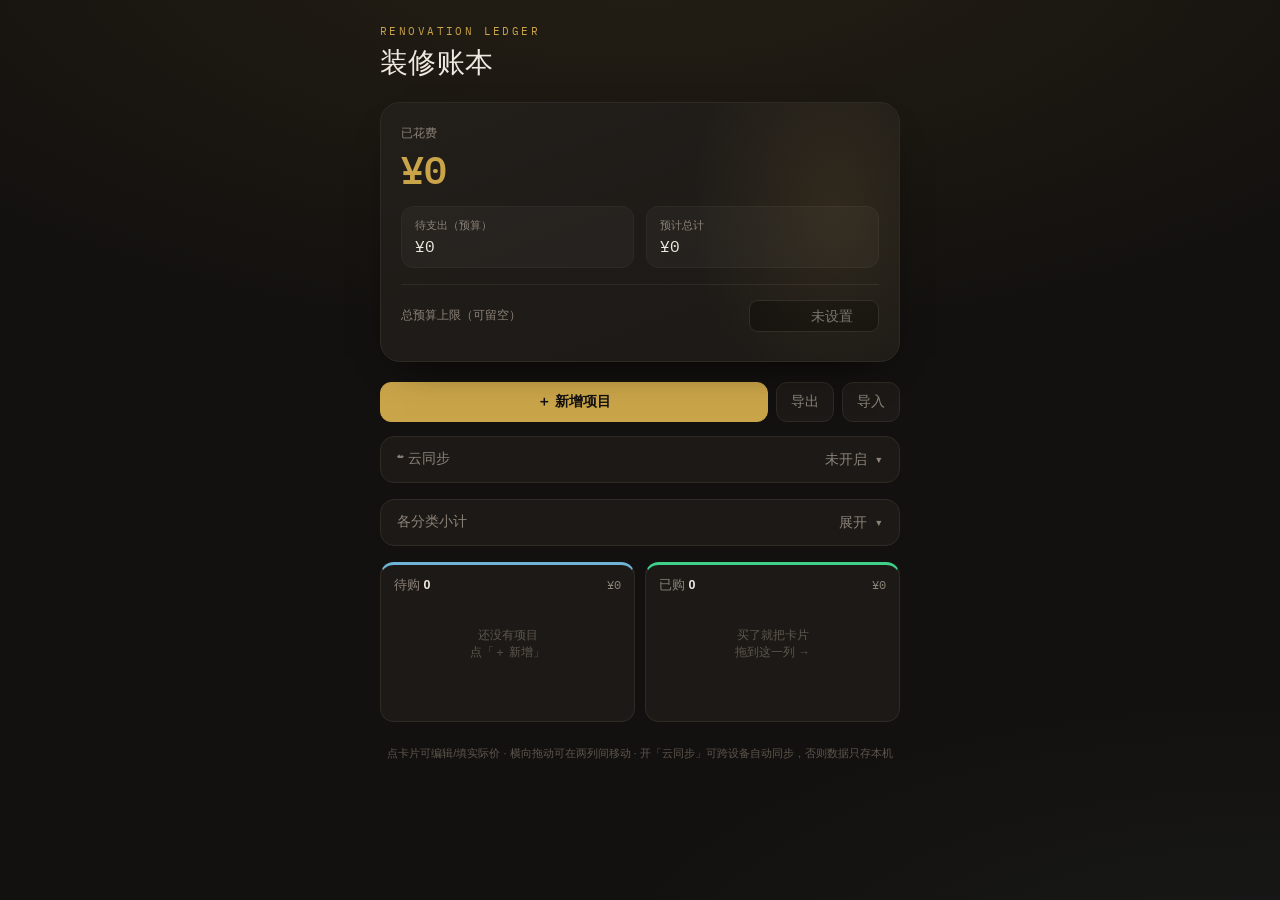
<file: reno.html>
<!DOCTYPE html>
<html lang="zh-CN">
<head>
<meta charset="UTF-8">
<meta name="viewport" content="width=device-width, initial-scale=1.0, maximum-scale=1.0, user-scalable=no">
<title>装修账本</title>
<link rel="preconnect" href="https://fonts.googleapis.com">
<link rel="preconnect" href="https://fonts.gstatic.com" crossorigin>
<link href="https://fonts.googleapis.com/css2?family=Fraunces:ital,opsz,wght@0,9..144,400;0,9..144,500;1,9..144,400&family=IBM+Plex+Mono:wght@400;500;600&display=swap" rel="stylesheet">
<style>
  :root{
    --bg:#13110f; --panel:#1c1916; --panel-2:#221e1a; --line:#2e2a25;
    --ink:#efe9e0; --muted:#8c8278; --faint:#5e564d; --gold:#c9a449;
    --over:#ff5c5c; --save:#3fd08a; --blue:#6fb3d6;
    --cjk:"PingFang SC","Microsoft YaHei","Hiragino Sans GB",sans-serif;
  }
  *{box-sizing:border-box;margin:0;padding:0;-webkit-tap-highlight-color:transparent;}
  body{
    background:
      radial-gradient(120% 80% at 50% -10%, rgba(201,164,73,.10), transparent 60%),
      radial-gradient(100% 60% at 100% 110%, rgba(111,179,214,.05), transparent 55%),
      var(--bg);
    color:var(--ink); font-family:var(--cjk); min-height:100vh;
    padding:24px 14px 80px; -webkit-font-smoothing:antialiased;
  }
  .wrap{max-width:520px;margin:0 auto;}
  .eyebrow{font-family:'IBM Plex Mono',monospace;font-size:11px;letter-spacing:.22em;
    text-transform:uppercase;color:var(--gold);margin-bottom:6px;}
  h1{font-family:'Fraunces',serif;font-weight:400;font-size:28px;letter-spacing:.01em;}
  .mono{font-family:'IBM Plex Mono',monospace;font-variant-numeric:tabular-nums;}
  .over{color:var(--over);} .save{color:var(--save);} .gold{color:var(--gold);} .muted{color:var(--muted);}

  .dash{margin:20px 0;padding:22px 20px;border-radius:20px;position:relative;overflow:hidden;
    background:linear-gradient(160deg,var(--panel-2),var(--panel));border:1px solid var(--line);
    box-shadow:0 18px 40px -24px #000;}
  .dash::before{content:"";position:absolute;top:-40%;right:-15%;width:55%;height:160%;pointer-events:none;
    background:radial-gradient(closest-side,rgba(201,164,73,.10),transparent);}
  .dash .lab{font-size:12px;color:var(--muted);}
  .dash .big{font-family:'IBM Plex Mono',monospace;font-weight:600;font-size:38px;line-height:1.1;
    margin:6px 0 2px;font-variant-numeric:tabular-nums;}
  .grid2{display:grid;grid-template-columns:1fr 1fr;gap:12px;margin-top:16px;}
  .stat{background:rgba(255,255,255,.03);border:1px solid var(--line);border-radius:12px;padding:11px 13px;}
  .stat .k{font-size:11px;color:var(--muted);}
  .stat .v{font-family:'IBM Plex Mono',monospace;font-size:16px;margin-top:3px;font-variant-numeric:tabular-nums;}
  .cap{margin-top:16px;padding-top:15px;border-top:1px solid var(--line);}
  .cap-row{display:flex;align-items:center;justify-content:space-between;gap:10px;}
  .cap-row .k{font-size:12px;color:var(--muted);}
  .cap-input{width:130px;background:var(--bg);border:1px solid var(--line);border-radius:9px;
    padding:6px 10px;color:var(--ink);font-family:'IBM Plex Mono',monospace;font-size:14px;text-align:right;outline:none;}
  .cap-input:focus{border-color:var(--gold);}
  .bar{height:7px;border-radius:99px;background:var(--line);margin-top:11px;overflow:hidden;}
  .bar > i{display:block;height:100%;border-radius:99px;background:linear-gradient(90deg,var(--gold),#e2c272);transition:width .4s;}
  .cap-note{font-size:11px;color:var(--faint);margin-top:7px;}

  .toolbar{display:flex;gap:8px;margin:18px 0 14px;}
  .btn{font-family:var(--cjk);border:1px solid var(--line);background:var(--panel);color:var(--ink);
    border-radius:11px;padding:10px 14px;font-size:13.5px;cursor:pointer;display:inline-flex;align-items:center;gap:6px;}
  .btn:active{filter:brightness(1.15);}
  .btn.primary{background:var(--gold);color:var(--bg);border-color:var(--gold);font-weight:600;flex:1;justify-content:center;}
  .btn.ghost{color:var(--muted);}

  details.cats{margin-bottom:16px;border:1px solid var(--line);border-radius:14px;background:var(--panel);overflow:hidden;}
  details.cats summary{list-style:none;cursor:pointer;padding:13px 16px;font-size:13.5px;color:var(--muted);
    display:flex;justify-content:space-between;align-items:center;}
  details.cats summary::-webkit-details-marker{display:none;}
  .cat-line{display:flex;justify-content:space-between;align-items:center;padding:10px 16px;border-top:1px solid var(--line);font-size:13px;}
  .cat-line .nm{color:var(--ink);}
  .cat-line .nums{font-family:'IBM Plex Mono',monospace;font-size:12.5px;color:var(--muted);}

  /* two columns */
  .cols{display:grid;grid-template-columns:1fr 1fr;gap:10px;}
  .col{background:var(--panel);border:1px solid var(--line);border-radius:14px;padding:10px 9px;min-height:160px;transition:border-color .15s,background .15s;}
  .col#colPlan{border-top:3px solid var(--blue);}
  .col#colDone{border-top:3px solid var(--save);}
  .col.over{border-color:var(--gold);background:rgba(201,164,73,.07);}
  .col-h{display:flex;justify-content:space-between;align-items:baseline;padding:2px 4px 9px;font-size:12.5px;color:var(--muted);}
  .col-h b{color:var(--ink);font-weight:600;}
  .col-h .sum{font-family:'IBM Plex Mono',monospace;font-size:11.5px;}
  .col-list{display:flex;flex-direction:column;gap:8px;}
  .mini{background:var(--bg);border:1px solid var(--line);border-radius:11px;padding:9px 10px;
    touch-action:pan-y;cursor:grab;user-select:none;-webkit-user-select:none;}
  .mini:active{cursor:grabbing;}
  .mini .nm{font-size:12.5px;font-weight:500;line-height:1.25;
    display:-webkit-box;-webkit-line-clamp:2;-webkit-box-orient:vertical;overflow:hidden;}
  .mini .amt{font-family:'IBM Plex Mono',monospace;font-size:14px;margin-top:4px;font-variant-numeric:tabular-nums;}
  .mini.plan .amt{color:var(--blue);}
  .mini .sub{font-size:10.5px;color:var(--faint);margin-top:3px;}
  .mini .fill{color:var(--gold);}
  .col-empty{font-size:11.5px;color:var(--faint);text-align:center;padding:24px 4px;line-height:1.5;}
  .group{margin-bottom:11px;}
  .group:last-child{margin-bottom:0;}
  .group-h{display:flex;justify-content:space-between;align-items:center;gap:6px;cursor:pointer;
    padding:5px 3px 6px;margin-bottom:7px;border-bottom:1px solid var(--line);
    font-size:11.5px;color:var(--muted);user-select:none;-webkit-user-select:none;}
  .group-h .gh-l{display:flex;align-items:center;gap:5px;min-width:0;}
  .group-h .caret{display:inline-block;width:9px;font-size:9px;color:var(--faint);}
  .group-h .gh-n{color:var(--faint);}
  .group-h .gh-sum{font-size:10.5px;color:var(--faint);flex:none;}
  .group-body{display:flex;flex-direction:column;gap:7px;}
  .dragging-clone{position:fixed;z-index:90;pointer-events:none;opacity:.96;
    box-shadow:0 14px 32px -8px #000;transform:scale(1.05);}
  .drag-source{opacity:.3;}

  /* modal */
  .modal-bg{position:fixed;inset:0;background:rgba(0,0,0,.55);backdrop-filter:blur(3px);
    display:none;align-items:flex-end;justify-content:center;z-index:50;}
  .modal-bg.show{display:flex;}
  .modal{width:100%;max-width:520px;background:var(--panel);border:1px solid var(--line);
    border-radius:20px 20px 0 0;padding:22px 20px calc(22px + env(safe-area-inset-bottom));}
  .modal h3{font-family:'Fraunces',serif;font-weight:400;font-size:19px;margin-bottom:14px;}
  .mstat{display:flex;background:var(--bg);border:1px solid var(--line);border-radius:11px;padding:4px;margin-bottom:6px;}
  .mstat button{flex:1;border:none;background:none;color:var(--muted);font-family:var(--cjk);font-size:13.5px;padding:8px 0;border-radius:8px;cursor:pointer;}
  .mstat button.on{background:var(--panel-2);color:var(--ink);}
  .modal label{display:block;font-size:12px;color:var(--muted);margin:12px 0 5px;}
  .modal input,.modal select{width:100%;background:var(--bg);border:1px solid var(--line);border-radius:10px;
    padding:11px 12px;color:var(--ink);font-family:var(--cjk);font-size:15px;outline:none;}
  .modal input[type=number]{font-family:'IBM Plex Mono',monospace;}
  .modal input:focus,.modal select:focus{border-color:var(--gold);}
  .two{display:grid;grid-template-columns:1fr 1fr;gap:10px;}
  .m-actions{display:flex;gap:10px;margin-top:20px;}
  .m-actions button{flex:1;border-radius:11px;padding:12px 0;font-size:14px;font-family:var(--cjk);cursor:pointer;border:1px solid var(--line);background:var(--bg);color:var(--muted);}
  .m-actions button.primary{background:var(--gold);color:var(--bg);border-color:var(--gold);font-weight:600;}
  .toast{position:fixed;left:50%;bottom:28px;transform:translateX(-50%);background:#000;border:1px solid var(--line);
    color:var(--ink);padding:10px 16px;border-radius:99px;font-size:13px;opacity:0;transition:opacity .25s;z-index:60;pointer-events:none;}
  .toast.show{opacity:1;}
  .note{margin-top:22px;font-size:11px;line-height:1.7;color:var(--faint);text-align:center;}
</style>
</head>
<body>
<div class="wrap">
  <div class="eyebrow">RENOVATION LEDGER</div>
  <h1>装修账本</h1>

  <section class="dash">
    <div class="lab">已花费</div>
    <div class="big mono gold" id="spent">¥0</div>
    <div class="grid2">
      <div class="stat"><div class="k">待支出（预算）</div><div class="v" id="remain">¥0</div></div>
      <div class="stat"><div class="k">预计总计</div><div class="v" id="projected">¥0</div></div>
    </div>
    <div class="cap">
      <div class="cap-row">
        <span class="k">总预算上限（可留空）</span>
        <input class="cap-input mono" id="cap" type="number" inputmode="decimal" placeholder="未设置">
      </div>
      <div class="bar" id="barWrap" style="display:none"><i id="bar"></i></div>
      <div class="cap-note" id="capNote"></div>
    </div>
  </section>

  <div class="toolbar">
    <button class="btn primary" id="addBtn">＋ 新增项目</button>
    <button class="btn ghost" id="expBtn">导出</button>
    <button class="btn ghost" id="impBtn">导入</button>
    <input type="file" id="impFile" accept="application/json,.json" style="display:none">
  </div>

  <details class="cats" id="syncBox">
    <summary><span>☁ 云同步</span><span class="mono" id="syncSummary">未开启 ▾</span></summary>
    <div style="padding:6px 2px 2px">
      <div id="syncStatus" style="font-size:12px;color:var(--muted);margin:2px 0 11px;line-height:1.5">数据默认只存本机。开启后自动同步到云端，换设备 / 清缓存也不丢。</div>
      <div id="syncOn">
        <button class="btn primary" id="syncEnableBtn" style="width:100%;margin-bottom:9px">在本设备开启云同步</button>
        <div style="display:flex;gap:6px">
          <input id="syncCode" placeholder="或粘贴已有同步码来连接" style="flex:1;min-width:0;background:var(--bg);border:1px solid var(--line);border-radius:9px;padding:8px 10px;color:var(--ink);font-size:13px;outline:none">
          <button class="btn ghost" id="syncConnectBtn">连接</button>
        </div>
      </div>
      <div id="syncPanel" style="display:none">
        <div style="font-size:11px;color:var(--faint);margin-bottom:6px">同步码（你的私密钥匙，抄到其他设备即可同步 · 勿外传）</div>
        <div style="display:flex;gap:6px;align-items:center;margin-bottom:9px">
          <code id="syncCodeShow" style="flex:1;min-width:0;word-break:break-all;background:var(--bg);border:1px solid var(--line);border-radius:9px;padding:8px 10px;font-size:11px;color:var(--gold)">—</code>
          <button class="btn ghost" id="syncCopyBtn">复制</button>
        </div>
        <div style="display:flex;gap:6px">
          <button class="btn ghost" id="syncNowBtn" style="flex:1">立即同步</button>
          <button class="btn ghost" id="syncOffBtn" style="flex:1">关闭同步</button>
        </div>
      </div>
    </div>
  </details>

  <details class="cats">
    <summary><span>各分类小计</span><span class="mono" id="catCount">展开 ▾</span></summary>
    <div id="catBody"></div>
  </details>

  <div class="cols">
    <div class="col" id="colPlan">
      <div class="col-h"><span>待购 <b id="cPlanN">0</b></span><span class="sum mono" id="cPlanSum">¥0</span></div>
      <div class="col-list" id="planList"></div>
    </div>
    <div class="col" id="colDone">
      <div class="col-h"><span>已购 <b id="cDoneN">0</b></span><span class="sum mono" id="cDoneSum">¥0</span></div>
      <div class="col-list" id="doneList"></div>
    </div>
  </div>

  <p class="note">点卡片可编辑/填实际价 · 横向拖动可在两列间移动 · 开「云同步」可跨设备自动同步，否则数据只存本机</p>
</div>

<div class="modal-bg" id="modalBg">
  <div class="modal">
    <h3 id="mTitle">新增项目</h3>
    <div class="mstat" id="mStat"><button data-s="plan" class="on">待购</button><button data-s="done">已购</button></div>
    <label>名称</label>
    <input id="mName" type="text" placeholder="如：主卧空调">
    <div class="two">
      <div><label>分类</label><select id="mCat"></select></div>
      <div id="qtyWrap"><label>数量</label><input id="mQty" type="number" inputmode="numeric" value="1" min="1"></div>
    </div>
    <div class="two">
      <div><label>预算金额（元）</label><input id="mBudget" type="number" inputmode="decimal" placeholder="计划花"></div>
      <div><label>实际花销（买后填）</label><input id="mActual" type="number" inputmode="decimal" placeholder="可留空"></div>
    </div>
    <label>备注</label>
    <input id="mNote" type="text" placeholder="型号 / 商家 / 链接…">
    <div class="m-actions">
      <button id="mDelete" style="display:none;color:var(--over)">删除</button>
      <button id="mCancel">取消</button>
      <button id="mSave" class="primary">保存</button>
    </div>
  </div>
</div>
<div class="toast" id="toast"></div>

<script>
(function(){
  var $=function(id){return document.getElementById(id);};
  var CATS=['硬装','软装','家电','主材','人工','其他'];
  var KEY='reno_v1';
  var state={items:[], cap:null};
  var editingId=null, formStatus='plan';
  var UIKEY='reno_ui_v1';
  var collapsed={};
  var SYNC_KEY='reno_sync_v1';
  var BLOB_API='https://jsonblob.com/api/jsonBlob';
  var sync={ id:null };
  var pushTimer=null, pushing=false;
  function loadUI(){ try{ var c=JSON.parse(localStorage.getItem(UIKEY)); if(c) collapsed=c; }catch(e){} }
  function saveUI(){ try{ localStorage.setItem(UIKEY, JSON.stringify(collapsed)); }catch(e){} }

  function load(){ try{ var s=JSON.parse(localStorage.getItem(KEY)); if(s&&Array.isArray(s.items)) state=s; }catch(e){} }
  function saveLocal(){ try{ localStorage.setItem(KEY, JSON.stringify(state)); }catch(e){} }
  function save(){ saveLocal(); schedulePush(); }

  /* ===== 云同步（JSONBlob · 免注册）===== */
  function loadSync(){ try{ var c=JSON.parse(localStorage.getItem(SYNC_KEY)); if(c&&c.id) sync=c; }catch(e){} }
  function saveSync(){ try{ localStorage.setItem(SYNC_KEY, JSON.stringify(sync)); }catch(e){} }
  function blobUrl(id){ return BLOB_API+'/'+id; }
  function payload(){ return { v:1, items:state.items, cap:state.cap, updatedAt:Date.now() }; }
  function timeStr(){ var d=new Date(); return String(d.getHours()).padStart(2,'0')+':'+String(d.getMinutes()).padStart(2,'0'); }
  function setSyncStatus(s){ var e=$('syncStatus'); if(e) e.textContent=s; }
  function applyCloud(d){
    if(d && Array.isArray(d.items)){ state={ items:d.items, cap:(d.cap==null?null:d.cap) }; saveLocal(); }
  }
  async function cloudCreate(){
    var res=await fetch(BLOB_API,{method:'POST',headers:{'Content-Type':'application/json','Accept':'application/json'},body:JSON.stringify(payload())});
    if(res.status!==201 && !res.ok) throw new Error('创建失败 '+res.status);
    var id=res.headers.get('X-jsonblob');
    if(!id){ var loc=res.headers.get('Location'); if(loc) id=loc.split('/').filter(Boolean).pop(); }
    if(!id) throw new Error('未取得同步码（浏览器读不到返回头）');
    return id;
  }
  async function cloudPull(id){
    var res=await fetch(blobUrl(id),{headers:{'Accept':'application/json'},cache:'no-store'});
    if(res.status===404) throw new Error('同步码不存在');
    if(!res.ok) throw new Error('读取失败 '+res.status);
    return await res.json();
  }
  async function cloudPush(id){
    var res=await fetch(blobUrl(id),{method:'PUT',headers:{'Content-Type':'application/json','Accept':'application/json'},body:JSON.stringify(payload())});
    if(!res.ok) throw new Error('上传失败 '+res.status);
    return true;
  }
  function schedulePush(){
    if(!sync.id) return;
    setSyncStatus('待同步…');
    clearTimeout(pushTimer); pushTimer=setTimeout(doPush, 1500);
  }
  async function doPush(){
    if(!sync.id||pushing) return; pushing=true;
    try{ await cloudPush(sync.id); sync.last=Date.now(); saveSync(); setSyncStatus('已同步 · '+timeStr()); }
    catch(e){ setSyncStatus('同步失败：'+e.message+'（数据已存本机）'); }
    pushing=false;
  }
  async function initialPull(){
    if(!sync.id) return;
    setSyncStatus('正在拉取云端…');
    try{ var d=await cloudPull(sync.id); applyCloud(d); $('cap').value=state.cap==null?'':state.cap; render(); sync.last=Date.now(); saveSync(); setSyncStatus('已同步 · '+timeStr()); }
    catch(e){ setSyncStatus('拉取失败（暂用本机数据）：'+e.message); }
  }
  async function enableSync(){
    setSyncStatus('正在开启…');
    try{ var id=await cloudCreate(); sync={id:id,last:Date.now()}; saveSync(); renderSyncUI(); setSyncStatus('已开启 · '+timeStr()); toast('云同步已开启'); }
    catch(e){ setSyncStatus('开启失败：'+e.message); toast('开启失败'); }
  }
  async function connectSync(){
    var code=($('syncCode').value||'').trim();
    if(code.indexOf('/')>=0) code=code.split('/').filter(Boolean).pop();
    if(!code){ toast('请输入同步码'); return; }
    if(state.items.length && !confirm('连接后将用云端数据覆盖本机当前账本，确定？')) return;
    setSyncStatus('正在连接…');
    try{ var d=await cloudPull(code); sync={id:code,last:Date.now()}; saveSync(); applyCloud(d); $('cap').value=state.cap==null?'':state.cap; render(); renderSyncUI(); setSyncStatus('已连接 · '+timeStr()); toast('已连接并拉取'); }
    catch(e){ setSyncStatus('连接失败：'+e.message); toast('连接失败'); }
  }
  function disableSync(){ sync={id:null}; saveSync(); renderSyncUI(); setSyncStatus('已关闭（数据仍在本机）'); toast('已关闭云同步'); }
  function copyCode(){
    if(!sync.id){ toast('未开启'); return; }
    var t=sync.id;
    function ok(){ toast('同步码已复制'); }
    if(navigator.clipboard&&navigator.clipboard.writeText){ navigator.clipboard.writeText(t).then(ok,function(){fallbackCopy(t,ok);}); }
    else fallbackCopy(t,ok);
  }
  function fallbackCopy(t,ok){ var i=document.createElement('textarea'); i.value=t; i.style.position='fixed'; i.style.opacity='0'; document.body.appendChild(i); i.select(); try{ document.execCommand('copy'); ok(); }catch(e){ toast('复制失败，请手动选取'); } i.remove(); }
  function renderSyncUI(){
    var on=!!sync.id;
    $('syncOn').style.display = on?'none':'';
    $('syncPanel').style.display = on?'':'none';
    $('syncSummary').textContent = (on?'已开启':'未开启')+' ▾';
    if(on) $('syncCodeShow').textContent=sync.id;
  }
  function uid(){ return 'i'+Date.now().toString(36)+Math.random().toString(36).slice(2,6); }
  function num(v){ if(v===''||v==null) return null; var x=parseFloat(v); return isNaN(x)?null:x; }
  function money(n){ if(n==null||isNaN(n)) return '—'; return '¥'+Number(n).toLocaleString('zh-CN',{maximumFractionDigits:2}); }
  function statusOf(it){ if(it.status==='plan'||it.status==='done') return it.status; return it.actual!=null?'done':'plan'; }
  function escapeHtml(s){ return String(s).replace(/[&<>"]/g,function(c){return {'&':'&amp;','<':'&lt;','>':'&gt;','"':'&quot;'}[c];}); }
  function toast(msg){ var t=$('toast'); t.textContent=msg; t.classList.add('show'); clearTimeout(t._t); t._t=setTimeout(function(){t.classList.remove('show');},1500); }

  function metrics(){
    var m={spent:0,remain:0,varc:0,plan:0,done:0,cats:{}};
    state.items.forEach(function(it){
      var st=statusOf(it), c=it.category||'其他';
      m.cats[c]=m.cats[c]||{plan:0,done:0};
      if(st==='done'){ m.done++; if(it.actual!=null){ m.spent+=it.actual; m.cats[c].done+=it.actual; if(it.budget!=null) m.varc+=(it.actual-it.budget);} }
      else { m.plan++; m.remain+=(it.budget||0); m.cats[c].plan+=(it.budget||0); }
    });
    m.projected=m.spent+m.remain;
    return m;
  }

  function renderDash(m){
    $('spent').textContent=money(m.spent);
    $('remain').textContent=money(m.remain);
    $('projected').textContent=money(m.projected);
    var cap=state.cap, bw=$('barWrap'), bar=$('bar'), note=$('capNote');
    if(cap && cap>0){
      bw.style.display='block';
      bar.style.width=Math.min(100, m.spent/cap*100).toFixed(1)+'%';
      var left=cap-m.projected;
      bar.style.background = (m.projected>cap) ? 'linear-gradient(90deg,var(--over),#ff8a8a)' : 'linear-gradient(90deg,var(--gold),#e2c272)';
      note.innerHTML='已花占上限 '+(m.spent/cap*100).toFixed(0)+'% · '
        +(left>=0 ? ('预计还余 <span class="mono save">'+money(left)+'</span>') : ('预计<span class="mono over">超支 '+money(-left)+'</span>'));
    } else { bw.style.display='none'; note.textContent=''; }
  }

  function renderCats(m){
    var keys=CATS.filter(function(c){return m.cats[c];});
    Object.keys(m.cats).forEach(function(c){ if(keys.indexOf(c)<0) keys.push(c); });
    $('catCount').textContent = keys.length? (keys.length+' 类 ▾') : '展开 ▾';
    $('catBody').innerHTML = keys.length ? keys.map(function(c){
      var d=m.cats[c];
      return '<div class="cat-line"><span class="nm">'+escapeHtml(c)+'</span><span class="nums">已花 '+money(d.done)+' · 待 '+money(d.plan)+'</span></div>';
    }).join('') : '<div class="cat-line"><span class="muted">暂无数据</span></div>';
  }

  function varTag(it){
    if(it.budget==null || it.actual==null) return '';
    var v=it.actual-it.budget;
    if(Math.abs(v)<0.005) return '<span class="muted">持平</span>';
    return v>0 ? '<span class="over">超支 '+money(v)+'</span>' : '<span class="save">结余 '+money(-v)+'</span>';
  }
  function miniCard(it){
    var st=statusOf(it), amt, sub='';
    if(st==='done'){
      if(it.actual!=null){ amt=money(it.actual); sub=varTag(it); }
      else { amt='<span class="muted">'+(it.budget!=null?('约'+money(it.budget)):'—')+'</span>'; sub='<span class="fill">点我填实际价</span>'; }
    } else { amt=money(it.budget); }
    return '<div class="mini '+st+'" data-id="'+it.id+'"><div class="nm">'+escapeHtml(it.name||'(未命名)')+'</div>'
      +'<div class="amt">'+amt+'</div>'+(sub?'<div class="sub">'+sub+'</div>':'')+'</div>';
  }

  function byCreated(a,b){ return (a.createdAt||0)-(b.createdAt||0); }
  function renderColumn(listId, statusKey, items, emptyMsg){
    if(!items.length){ $(listId).innerHTML='<div class="col-empty">'+emptyMsg+'</div>'; return; }
    var groups={};
    items.forEach(function(it){ var c=it.category||'其他'; (groups[c]=groups[c]||[]).push(it); });
    var order=CATS.filter(function(c){return groups[c];});
    Object.keys(groups).forEach(function(c){ if(order.indexOf(c)<0) order.push(c); });
    $(listId).innerHTML = order.map(function(c){
      var arr=groups[c]; arr.sort(byCreated);
      var sum = statusKey==='done'
        ? arr.reduce(function(s,it){return s+(it.actual||0);},0)
        : arr.reduce(function(s,it){return s+(it.budget||0);},0);
      var col = !!collapsed[statusKey+'|'+c];
      var head='<div class="group-h" data-st="'+statusKey+'" data-cat="'+escapeHtml(c)+'">'
        +'<span class="gh-l"><span class="caret">'+(col?'▸':'▾')+'</span>'+escapeHtml(c)+' <span class="gh-n">'+arr.length+'</span></span>'
        +'<span class="gh-sum mono">'+money(sum)+'</span></div>';
      var body = col ? '' : '<div class="group-body">'+arr.map(miniCard).join('')+'</div>';
      return '<div class="group">'+head+body+'</div>';
    }).join('');
  }
  function render(){
    var m=metrics();
    renderDash(m); renderCats(m);
    var plan=[], done=[];
    state.items.forEach(function(it){ (statusOf(it)==='done'?done:plan).push(it); });
    renderColumn('planList','plan',plan,'还没有项目<br>点「＋ 新增」');
    renderColumn('doneList','done',done,'买了就把卡片<br>拖到这一列 →');
    $('cPlanN').textContent=m.plan; $('cDoneN').textContent=m.done;
    $('cPlanSum').textContent=money(m.remain); $('cDoneSum').textContent=money(m.spent);
  }

  /* modal */
  function setFormStatus(s){ formStatus=s; Array.prototype.forEach.call($('mStat').children,function(b){ b.classList.toggle('on', b.getAttribute('data-s')===s); }); }
  function openForm(id, focusActual){
    editingId=id||null;
    $('mCat').innerHTML=CATS.map(function(c){return '<option>'+c+'</option>';}).join('');
    if(id){
      var it=state.items.find(function(x){return x.id===id;});
      $('mTitle').textContent='编辑项目';
      $('mName').value=it.name||''; $('mCat').value=it.category||'其他';
      $('mBudget').value=it.budget==null?'':it.budget; $('mActual').value=it.actual==null?'':it.actual; $('mNote').value=it.note||'';
      setFormStatus(statusOf(it));
      $('qtyWrap').style.display='none'; $('mDelete').style.display='block';
    }else{
      $('mTitle').textContent='新增项目';
      $('mName').value=''; $('mCat').value='硬装'; $('mBudget').value=''; $('mActual').value=''; $('mNote').value='';
      $('mQty').value='1'; setFormStatus('plan');
      $('qtyWrap').style.display='block'; $('mDelete').style.display='none';
    }
    $('modalBg').classList.add('show');
    setTimeout(function(){ (focusActual?$('mActual'):$('mName')).focus(); },60);
  }
  function closeForm(){ $('modalBg').classList.remove('show'); editingId=null; }
  function saveForm(){
    var name=$('mName').value.trim(); if(!name){ toast('请填名称'); return; }
    var cat=$('mCat').value, budget=num($('mBudget').value), actual=num($('mActual').value), note=$('mNote').value.trim();
    if(formStatus==='plan') actual=null;
    if(editingId){
      var it=state.items.find(function(x){return x.id===editingId;});
      it.name=name; it.category=cat; it.budget=budget; it.actual=actual; it.note=note; it.status=formStatus;
      it.doneAt = formStatus==='done' ? (it.doneAt||Date.now()) : null;
    }else{
      var qty=Math.max(1, parseInt($('mQty').value,10)||1);
      for(var i=0;i<qty;i++){
        state.items.push({id:uid(),name:name,category:cat,budget:budget,actual:actual,note:note,status:formStatus,
          createdAt:Date.now()+i, doneAt: formStatus==='done'?Date.now():null});
      }
    }
    save(); render(); closeForm(); toast(editingId?'已保存':'已添加');
  }

  /* drag (pointer events: 横向拖动跨列, 纵向滚动, 轻点编辑) */
  var drag=null;
  function colAt(x){
    var pr=$('colPlan').getBoundingClientRect(), dr=$('colDone').getBoundingClientRect();
    return x < (pr.right+dr.left)/2 ? 'plan' : 'done';
  }
  function highlight(x){ var t=colAt(x); $('colPlan').classList.toggle('over',t==='plan'); $('colDone').classList.toggle('over',t==='done'); }
  function cleanup(){ if(drag){ if(drag.clone) drag.clone.remove(); if(drag.card) drag.card.classList.remove('drag-source'); } $('colPlan').classList.remove('over'); $('colDone').classList.remove('over'); drag=null; }
  document.querySelector('.cols').addEventListener('pointerdown',function(e){
    var card=e.target.closest('.mini'); if(!card) return;
    drag={ id:card.getAttribute('data-id'), card:card, x0:e.clientX, y0:e.clientY, started:false, pid:e.pointerId };
  });
  window.addEventListener('pointermove',function(e){
    if(!drag) return;
    var dx=e.clientX-drag.x0, dy=e.clientY-drag.y0;
    if(!drag.started){
      if(Math.abs(dx)>8 && Math.abs(dx)>Math.abs(dy)){
        drag.started=true;
        var r=drag.card.getBoundingClientRect();
        drag.offx=e.clientX-r.left; drag.offy=e.clientY-r.top;
        var c=drag.card.cloneNode(true); c.classList.add('dragging-clone'); c.style.width=r.width+'px';
        document.body.appendChild(c); drag.clone=c; drag.card.classList.add('drag-source');
        try{ drag.card.setPointerCapture(e.pointerId); }catch(_){}
      } else if(Math.abs(dy)>10){ drag=null; return; }
      else return;
    }
    e.preventDefault();
    drag.clone.style.left=(e.clientX-drag.offx)+'px';
    drag.clone.style.top=(e.clientY-drag.offy)+'px';
    highlight(e.clientX);
  },{passive:false});
  window.addEventListener('pointerup',function(e){
    if(!drag) return;
    if(!drag.started){
      var dx=Math.abs(e.clientX-drag.x0), dy=Math.abs(e.clientY-drag.y0);
      var id=drag.id; drag=null;
      if(dx<8 && dy<8) openForm(id);
      return;
    }
    var target=colAt(e.clientX);
    var it=state.items.find(function(x){return x.id===drag.id;});
    if(it && statusOf(it)!==target){
      if(target==='done'){ it.status='done'; it.doneAt=Date.now(); }
      else { it.status='plan'; it.actual=null; it.doneAt=null; }
      collapsed[target+'|'+(it.category||'其他')]=false; saveUI();
      save();
    }
    cleanup(); render();
  });
  window.addEventListener('pointercancel',function(){ if(drag&&drag.started) cleanup(); else drag=null; });

  /* segment status toggle in modal */
  $('mStat').addEventListener('click',function(e){ var b=e.target.closest('button'); if(b) setFormStatus(b.getAttribute('data-s')); });

  /* 分类分组 展开/收起 */
  document.querySelector('.cols').addEventListener('click',function(e){
    var h=e.target.closest('.group-h'); if(!h) return;
    var k=h.getAttribute('data-st')+'|'+h.getAttribute('data-cat');
    collapsed[k]=!collapsed[k]; saveUI(); render();
  });

  /* cap (只更新仪表盘，避免列表重建导致键盘失焦) */
  $('cap').addEventListener('input',function(){ state.cap=num(this.value); save(); renderDash(metrics()); });

  $('addBtn').addEventListener('click',function(){ openForm(null); });
  $('mCancel').addEventListener('click',closeForm);
  $('mSave').addEventListener('click',saveForm);
  $('mDelete').addEventListener('click',function(){ if(editingId){ state.items=state.items.filter(function(x){return x.id!==editingId;}); save(); render(); closeForm(); toast('已删除'); } });
  $('modalBg').addEventListener('click',function(e){ if(e.target===$('modalBg')) closeForm(); });

  function stamp(){ var d=new Date(); return ''+d.getFullYear()+String(d.getMonth()+1).padStart(2,'0')+String(d.getDate()).padStart(2,'0'); }
  $('expBtn').addEventListener('click',function(){
    try{ var blob=new Blob([JSON.stringify(state,null,2)],{type:'application/json'});
      var url=URL.createObjectURL(blob); var a=document.createElement('a'); a.href=url; a.download='装修账本_'+stamp()+'.json';
      document.body.appendChild(a); a.click(); a.remove(); setTimeout(function(){URL.revokeObjectURL(url);},1000); toast('已导出 JSON');
    }catch(e){ toast('导出失败'); }
  });
  $('impBtn').addEventListener('click',function(){ $('impFile').click(); });
  $('impFile').addEventListener('change',function(e){
    var f=e.target.files[0]; if(!f) return;
    var r=new FileReader();
    r.onload=function(){ try{ var s=JSON.parse(r.result);
      if(s&&Array.isArray(s.items)){ state=s; save(); $('cap').value=state.cap==null?'':state.cap; render(); toast('已导入 '+s.items.length+' 项'); }
      else toast('文件格式不对');
    }catch(err){ toast('解析失败'); } };
    r.readAsText(f); e.target.value='';
  });

  $('syncEnableBtn').addEventListener('click', enableSync);
  $('syncConnectBtn').addEventListener('click', connectSync);
  $('syncCopyBtn').addEventListener('click', copyCode);
  $('syncNowBtn').addEventListener('click', function(){ setSyncStatus('正在同步…'); doPush(); });
  $('syncOffBtn').addEventListener('click', disableSync);

  loadSync();
  load(); loadUI();
  $('cap').value = state.cap==null?'':state.cap;
  render();
  renderSyncUI();
  initialPull();
})();
</script>
</body>
</html>
</file>
